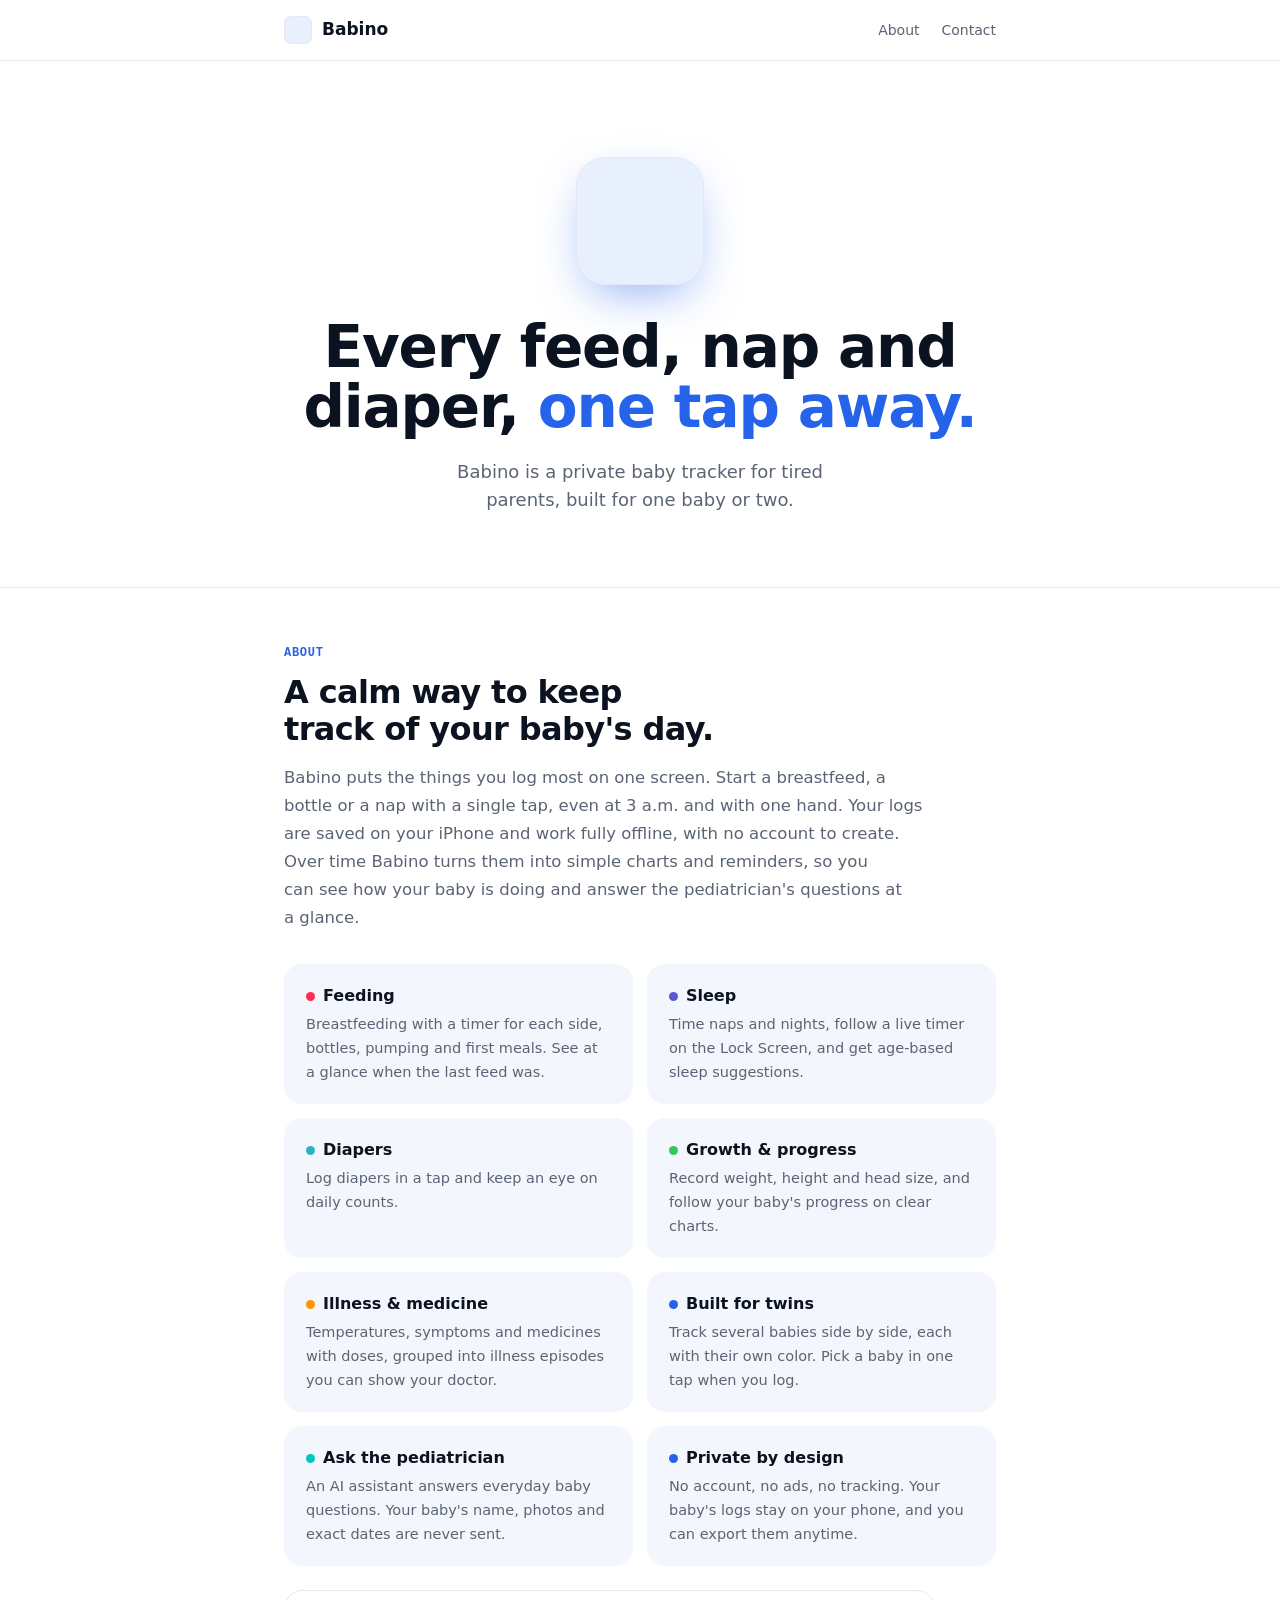
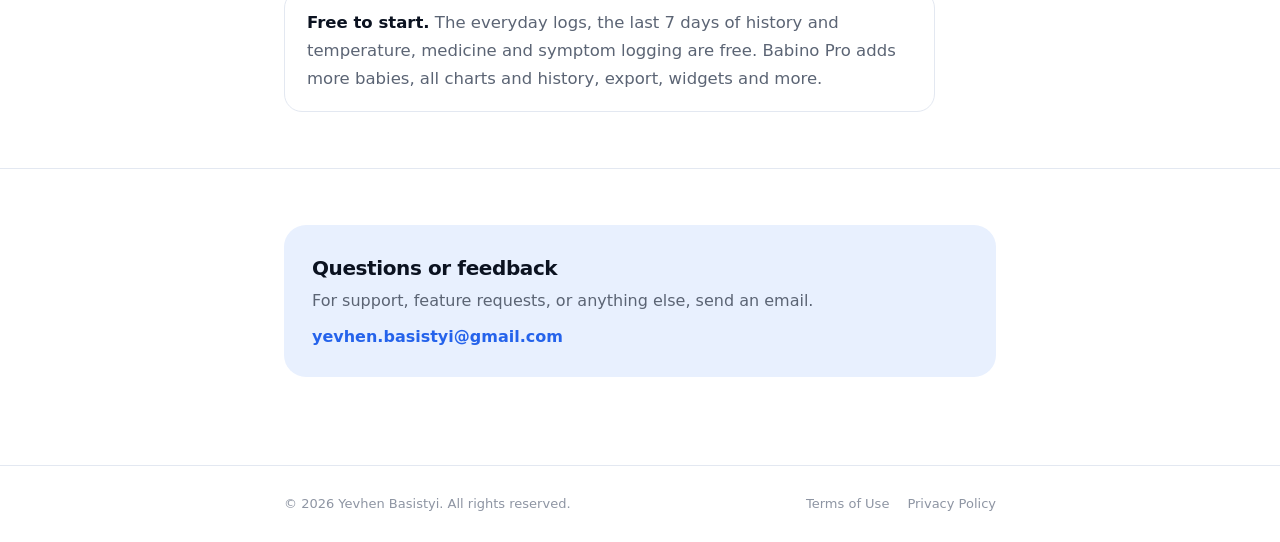
<file: index.html>
<!DOCTYPE html>
<html lang="en">
<head>
<meta charset="UTF-8">
<meta name="viewport" content="width=device-width, initial-scale=1">
<title>Babino — Baby Tracker for iPhone</title>
<meta name="description" content="Babino is a private baby tracker for iPhone. Log feeds, sleep, diapers, growth and symptoms in one tap — built for twins, and your baby's data stays on your phone.">
<!-- App icon not set yet: add favicon-32.png, favicon-16.png and apple-touch-icon.png to assets/ and link them here. -->
<meta property="og:title" content="Babino — Baby Tracker for iPhone">
<meta property="og:description" content="Log feeds, sleep, diapers, growth and symptoms in one tap. Built for twins. Your baby's data stays on your phone.">
<meta property="og:type" content="website">
<meta name="twitter:card" content="summary">
<link rel="stylesheet" href="assets/style.css">
</head>
<body>

<nav class="topnav">
  <div class="wrap topnav-row">
    <a class="brand" href="index.html"><span class="icon-slot" aria-hidden="true"></span>Babino</a>
    <div class="nav-links">
      <a href="#about">About</a>
      <a href="#contact">Contact</a>
    </div>
  </div>
</nav>

<main>
  <header class="hero">
    <div class="wrap">
      <span class="hero-icon icon-slot" aria-hidden="true"></span>
      <h1>Every feed, nap and diaper, <span>one tap away.</span></h1>
      <p class="lead">Babino is a private baby tracker for tired parents, built for one baby or two.</p>
    </div>
  </header>

  <section class="about" id="about">
    <div class="wrap">
      <div class="eyebrow">About</div>
      <h2>A calm way to keep track of your baby's day.</h2>
      <p>Babino puts the things you log most on one screen. Start a breastfeed, a bottle or a nap with a single tap, even at 3 a.m. and with one hand. Your logs are saved on your iPhone and work fully offline, with no account to create. Over time Babino turns them into simple charts and reminders, so you can see how your baby is doing and answer the pediatrician's questions at a glance.</p>

      <div class="features">
        <div class="feature"><b><i class="dot feed"></i>Feeding</b><span>Breastfeeding with a timer for each side, bottles, pumping and first meals. See at a glance when the last feed was.</span></div>
        <div class="feature"><b><i class="dot sleep"></i>Sleep</b><span>Time naps and nights, follow a live timer on the Lock Screen, and get age-based sleep suggestions.</span></div>
        <div class="feature"><b><i class="dot diaper"></i>Diapers</b><span>Log diapers in a tap and keep an eye on daily counts.</span></div>
        <div class="feature"><b><i class="dot growth"></i>Growth &amp; progress</b><span>Record weight, height and head size, and follow your baby's progress on clear charts.</span></div>
        <div class="feature"><b><i class="dot symptoms"></i>Illness &amp; medicine</b><span>Temperatures, symptoms and medicines with doses, grouped into illness episodes you can show your doctor.</span></div>
        <div class="feature"><b><i class="dot"></i>Built for twins</b><span>Track several babies side by side, each with their own color. Pick a baby in one tap when you log.</span></div>
        <div class="feature"><b><i class="dot mood"></i>Ask the pediatrician</b><span>An AI assistant answers everyday baby questions. Your baby's name, photos and exact dates are never sent.</span></div>
        <div class="feature"><b><i class="dot"></i>Private by design</b><span>No account, no ads, no tracking. Your baby's logs stay on your phone, and you can export them anytime.</span></div>
      </div>

      <p class="note"><b>Free to start.</b> The everyday logs, the last 7 days of history and temperature, medicine and symptom logging are free. Babino Pro adds more babies, all charts and history, export, widgets and more.</p>
    </div>
  </section>

  <section class="contact" id="contact">
    <div class="wrap">
      <div class="contact-card">
        <h3>Questions or feedback</h3>
        <p>For support, feature requests, or anything else, send an email.</p>
        <a class="link" href="mailto:yevhen.basistyi@gmail.com">yevhen.basistyi@gmail.com</a>
      </div>
    </div>
  </section>
</main>

<footer>
  <div class="wrap foot-row">
    <span>&copy; 2026 Yevhen Basistyi. All rights reserved.</span>
    <nav class="foot-legal">
      <a href="terms.html">Terms of Use</a>
      <a href="privacy.html">Privacy Policy</a>
    </nav>
  </div>
</footer>

</body>
</html>
</file>
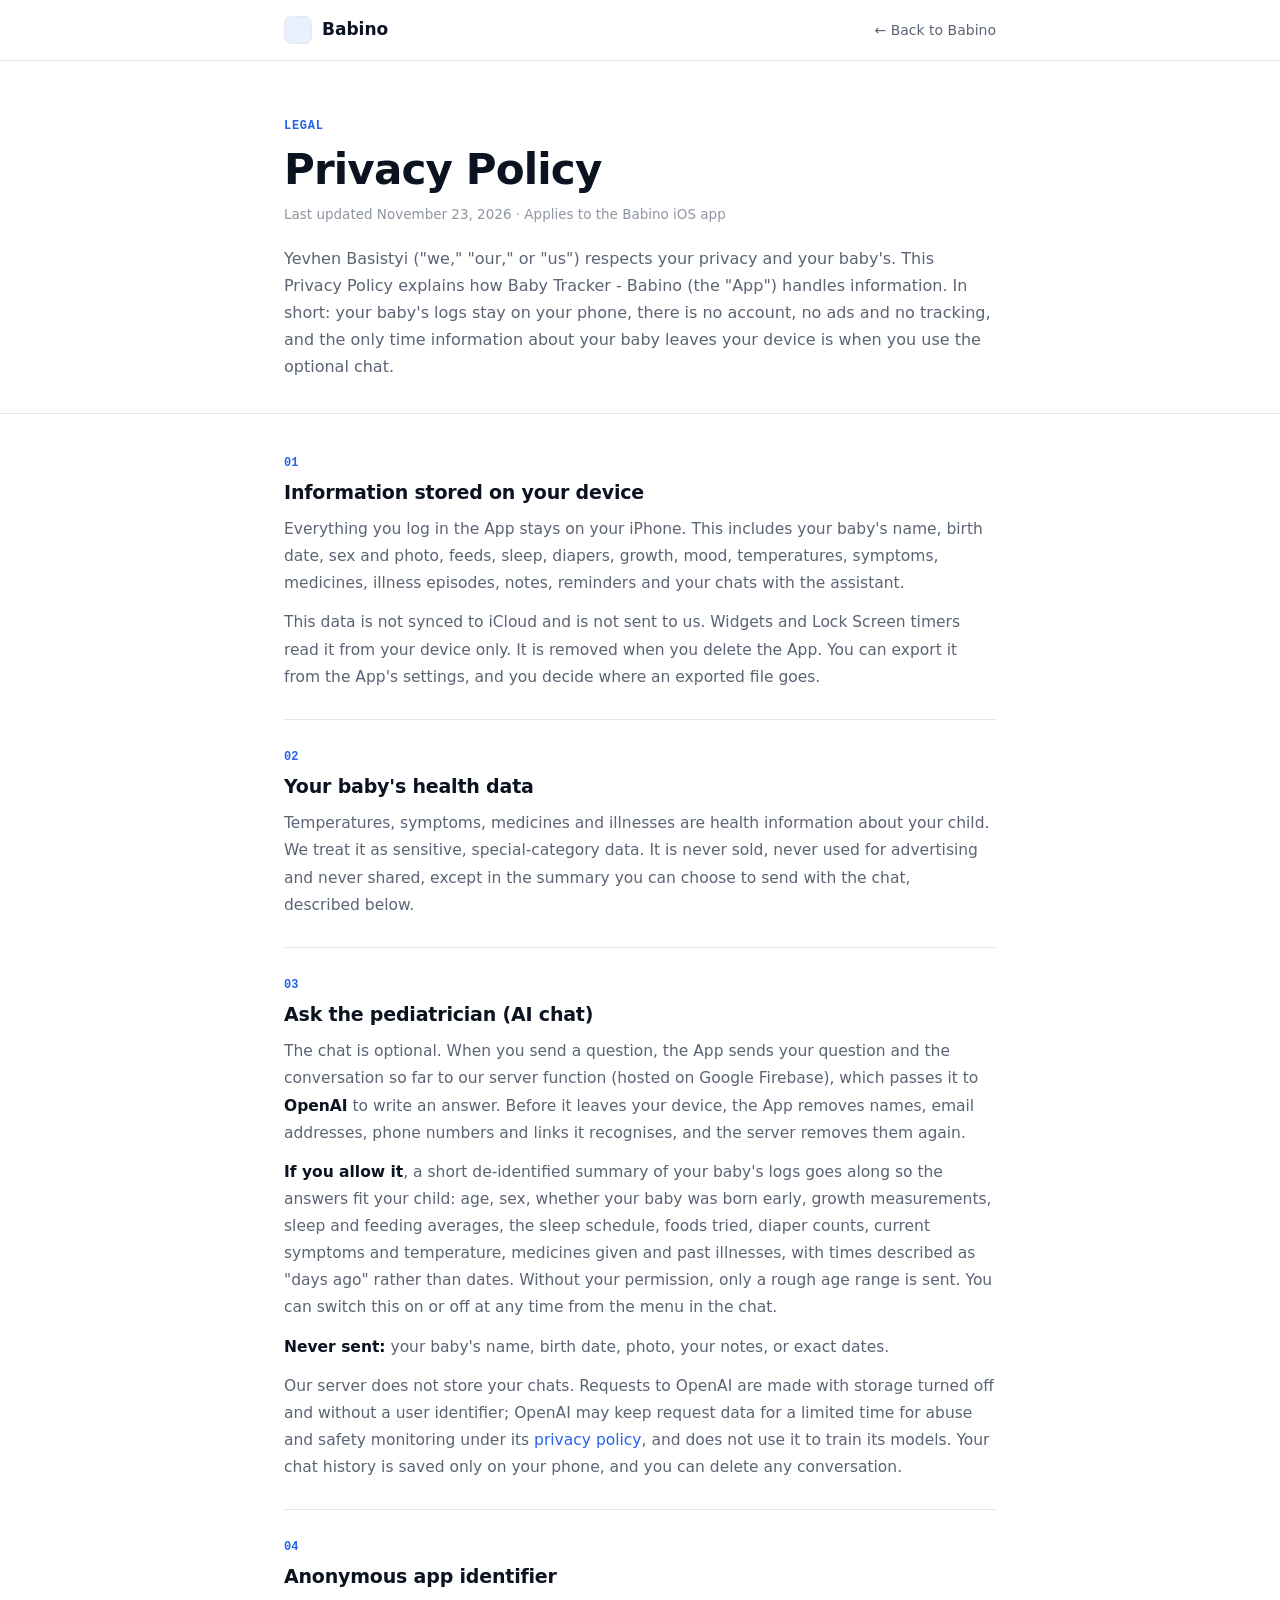
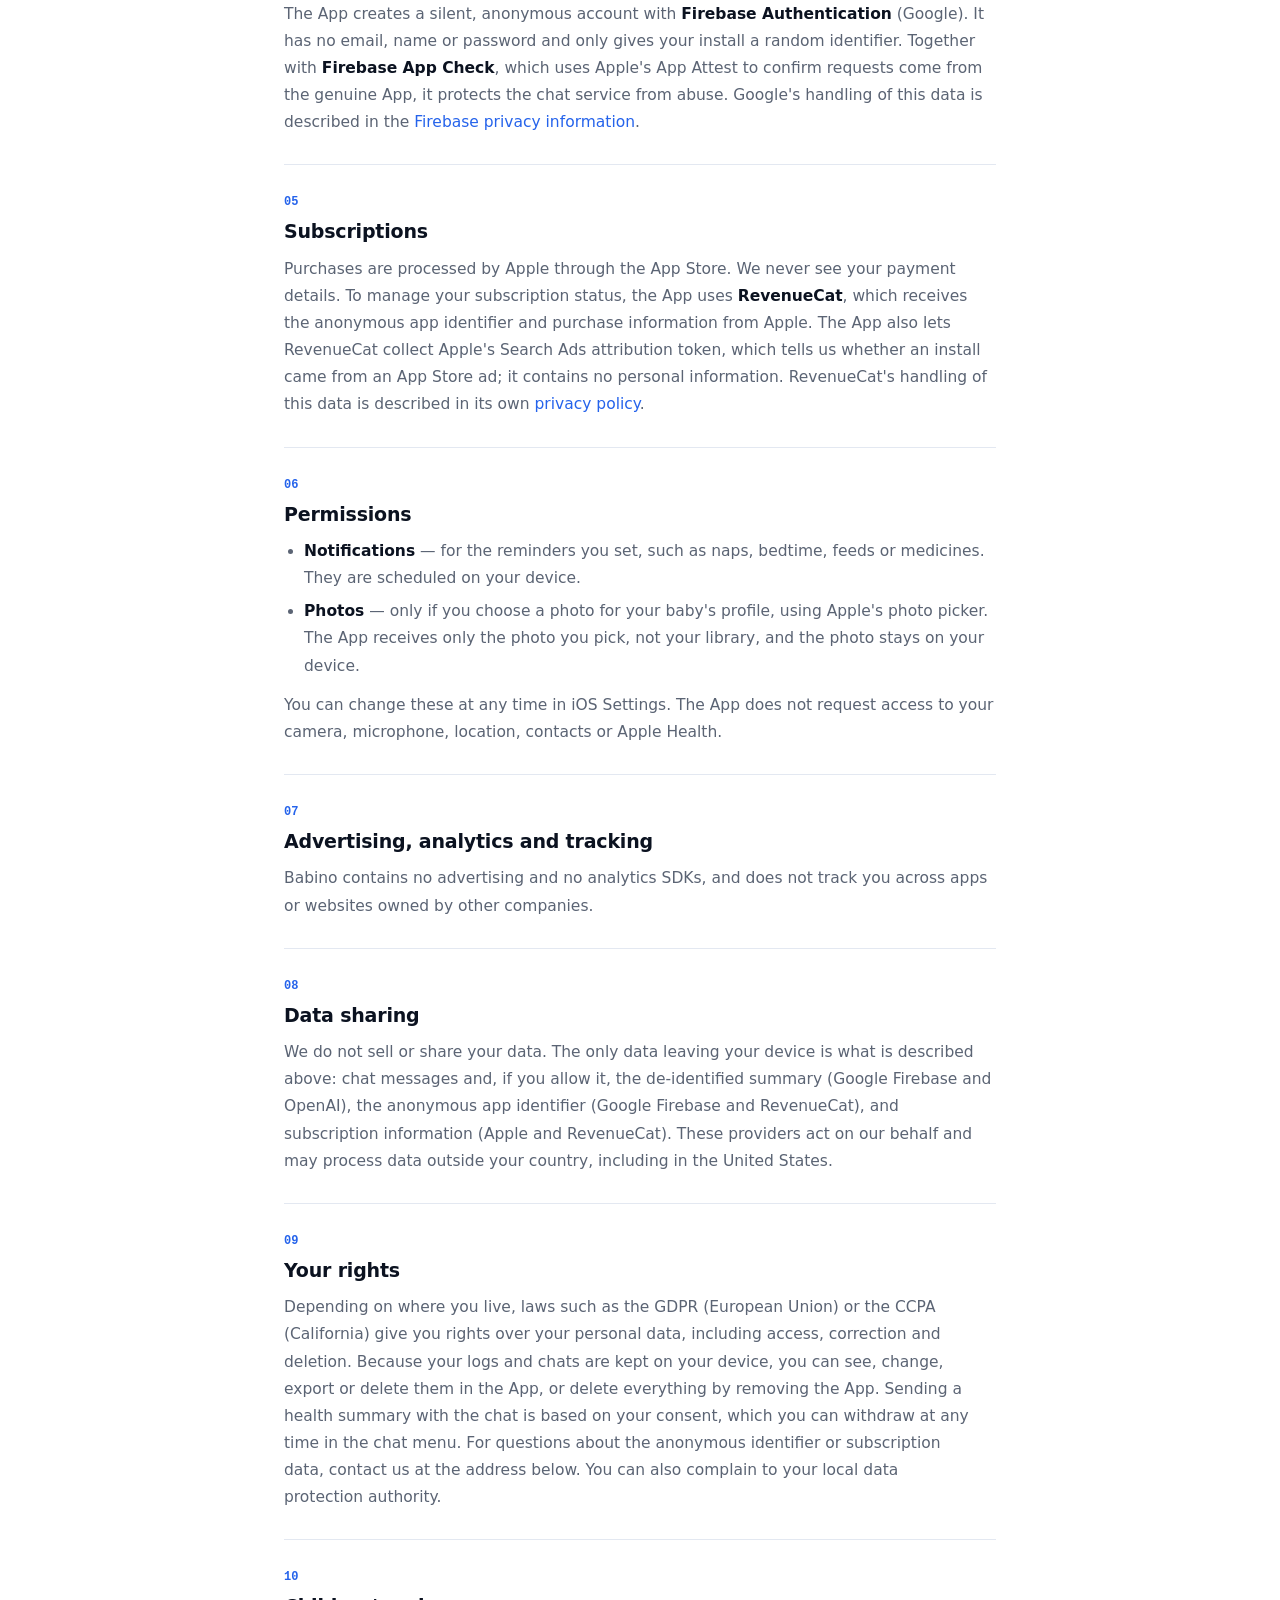
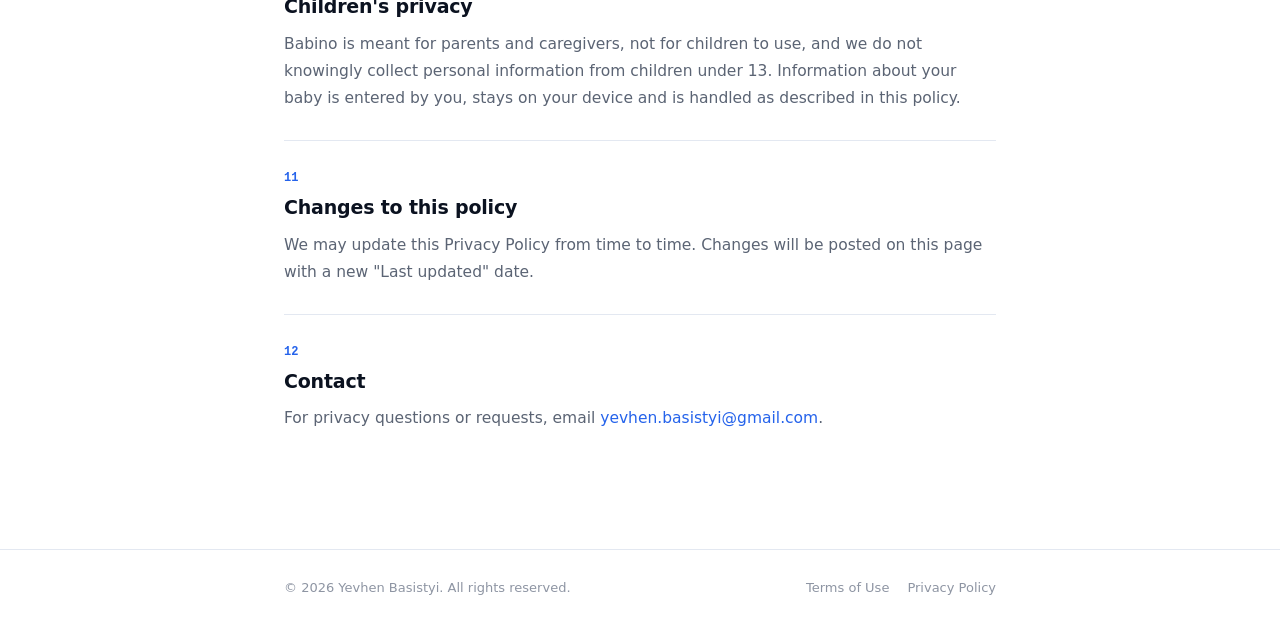
<file: privacy.html>
<!DOCTYPE html>
<html lang="en">
<head>
<meta charset="UTF-8">
<meta name="viewport" content="width=device-width, initial-scale=1">
<title>Privacy Policy — Babino</title>
<meta name="description" content="How the Babino baby tracker iOS app handles your information.">
<link rel="stylesheet" href="assets/style.css">
</head>
<body>

<nav class="topnav">
  <div class="wrap topnav-row">
    <a class="brand" href="index.html"><span class="icon-slot" aria-hidden="true"></span>Babino</a>
    <div class="nav-links"><a href="index.html">← Back to Babino</a></div>
  </div>
</nav>

<header class="legal-head">
  <div class="wrap">
    <div class="eyebrow">Legal</div>
    <h1>Privacy Policy</h1>
    <p class="updated">Last updated November 23, 2026 · Applies to the Babino iOS app</p>
    <p class="lead">Yevhen Basistyi ("we," "our," or "us") respects your privacy and your baby's. This Privacy Policy explains how Baby Tracker - Babino (the "App") handles information. In short: your baby's logs stay on your phone, there is no account, no ads and no tracking, and the only time information about your baby leaves your device is when you use the optional chat.</p>
  </div>
</header>

<article>
  <div class="wrap">
    <div class="clause">
      <div class="clause-num">01</div>
      <h2>Information stored on your device</h2>
      <p>Everything you log in the App stays on your iPhone. This includes your baby's name, birth date, sex and photo, feeds, sleep, diapers, growth, mood, temperatures, symptoms, medicines, illness episodes, notes, reminders and your chats with the assistant.</p>
      <p>This data is not synced to iCloud and is not sent to us. Widgets and Lock Screen timers read it from your device only. It is removed when you delete the App. You can export it from the App's settings, and you decide where an exported file goes.</p>
    </div>

    <div class="clause">
      <div class="clause-num">02</div>
      <h2>Your baby's health data</h2>
      <p>Temperatures, symptoms, medicines and illnesses are health information about your child. We treat it as sensitive, special-category data. It is never sold, never used for advertising and never shared, except in the summary you can choose to send with the chat, described below.</p>
    </div>

    <div class="clause">
      <div class="clause-num">03</div>
      <h2>Ask the pediatrician (AI chat)</h2>
      <p>The chat is optional. When you send a question, the App sends your question and the conversation so far to our server function (hosted on Google Firebase), which passes it to <b>OpenAI</b> to write an answer. Before it leaves your device, the App removes names, email addresses, phone numbers and links it recognises, and the server removes them again.</p>
      <p><b>If you allow it</b>, a short de-identified summary of your baby's logs goes along so the answers fit your child: age, sex, whether your baby was born early, growth measurements, sleep and feeding averages, the sleep schedule, foods tried, diaper counts, current symptoms and temperature, medicines given and past illnesses, with times described as "days ago" rather than dates. Without your permission, only a rough age range is sent. You can switch this on or off at any time from the menu in the chat.</p>
      <p><b>Never sent:</b> your baby's name, birth date, photo, your notes, or exact dates.</p>
      <p>Our server does not store your chats. Requests to OpenAI are made with storage turned off and without a user identifier; OpenAI may keep request data for a limited time for abuse and safety monitoring under its <a href="https://openai.com/policies/privacy-policy/" target="_blank" rel="noopener">privacy policy</a>, and does not use it to train its models. Your chat history is saved only on your phone, and you can delete any conversation.</p>
    </div>

    <div class="clause">
      <div class="clause-num">04</div>
      <h2>Anonymous app identifier</h2>
      <p>The App creates a silent, anonymous account with <b>Firebase Authentication</b> (Google). It has no email, name or password and only gives your install a random identifier. Together with <b>Firebase App Check</b>, which uses Apple's App Attest to confirm requests come from the genuine App, it protects the chat service from abuse. Google's handling of this data is described in the <a href="https://firebase.google.com/support/privacy" target="_blank" rel="noopener">Firebase privacy information</a>.</p>
    </div>

    <div class="clause">
      <div class="clause-num">05</div>
      <h2>Subscriptions</h2>
      <p>Purchases are processed by Apple through the App Store. We never see your payment details. To manage your subscription status, the App uses <b>RevenueCat</b>, which receives the anonymous app identifier and purchase information from Apple. The App also lets RevenueCat collect Apple's Search Ads attribution token, which tells us whether an install came from an App Store ad; it contains no personal information. RevenueCat's handling of this data is described in its own <a href="https://www.revenuecat.com/privacy/" target="_blank" rel="noopener">privacy policy</a>.</p>
    </div>

    <div class="clause">
      <div class="clause-num">06</div>
      <h2>Permissions</h2>
      <ul>
        <li><b>Notifications</b> — for the reminders you set, such as naps, bedtime, feeds or medicines. They are scheduled on your device.</li>
        <li><b>Photos</b> — only if you choose a photo for your baby's profile, using Apple's photo picker. The App receives only the photo you pick, not your library, and the photo stays on your device.</li>
      </ul>
      <p>You can change these at any time in iOS Settings. The App does not request access to your camera, microphone, location, contacts or Apple Health.</p>
    </div>

    <div class="clause">
      <div class="clause-num">07</div>
      <h2>Advertising, analytics and tracking</h2>
      <p>Babino contains no advertising and no analytics SDKs, and does not track you across apps or websites owned by other companies.</p>
    </div>

    <div class="clause">
      <div class="clause-num">08</div>
      <h2>Data sharing</h2>
      <p>We do not sell or share your data. The only data leaving your device is what is described above: chat messages and, if you allow it, the de-identified summary (Google Firebase and OpenAI), the anonymous app identifier (Google Firebase and RevenueCat), and subscription information (Apple and RevenueCat). These providers act on our behalf and may process data outside your country, including in the United States.</p>
    </div>

    <div class="clause">
      <div class="clause-num">09</div>
      <h2>Your rights</h2>
      <p>Depending on where you live, laws such as the GDPR (European Union) or the CCPA (California) give you rights over your personal data, including access, correction and deletion. Because your logs and chats are kept on your device, you can see, change, export or delete them in the App, or delete everything by removing the App. Sending a health summary with the chat is based on your consent, which you can withdraw at any time in the chat menu. For questions about the anonymous identifier or subscription data, contact us at the address below. You can also complain to your local data protection authority.</p>
    </div>

    <div class="clause">
      <div class="clause-num">10</div>
      <h2>Children's privacy</h2>
      <p>Babino is meant for parents and caregivers, not for children to use, and we do not knowingly collect personal information from children under 13. Information about your baby is entered by you, stays on your device and is handled as described in this policy.</p>
    </div>

    <div class="clause">
      <div class="clause-num">11</div>
      <h2>Changes to this policy</h2>
      <p>We may update this Privacy Policy from time to time. Changes will be posted on this page with a new "Last updated" date.</p>
    </div>

    <div class="clause">
      <div class="clause-num">12</div>
      <h2>Contact</h2>
      <p>For privacy questions or requests, email <a href="mailto:yevhen.basistyi@gmail.com">yevhen.basistyi@gmail.com</a>.</p>
    </div>
  </div>
</article>

<footer>
  <div class="wrap foot-row">
    <span>&copy; 2026 Yevhen Basistyi. All rights reserved.</span>
    <nav class="foot-legal">
      <a href="terms.html">Terms of Use</a>
      <a href="privacy.html">Privacy Policy</a>
    </nav>
  </div>
</footer>

</body>
</html>
</file>
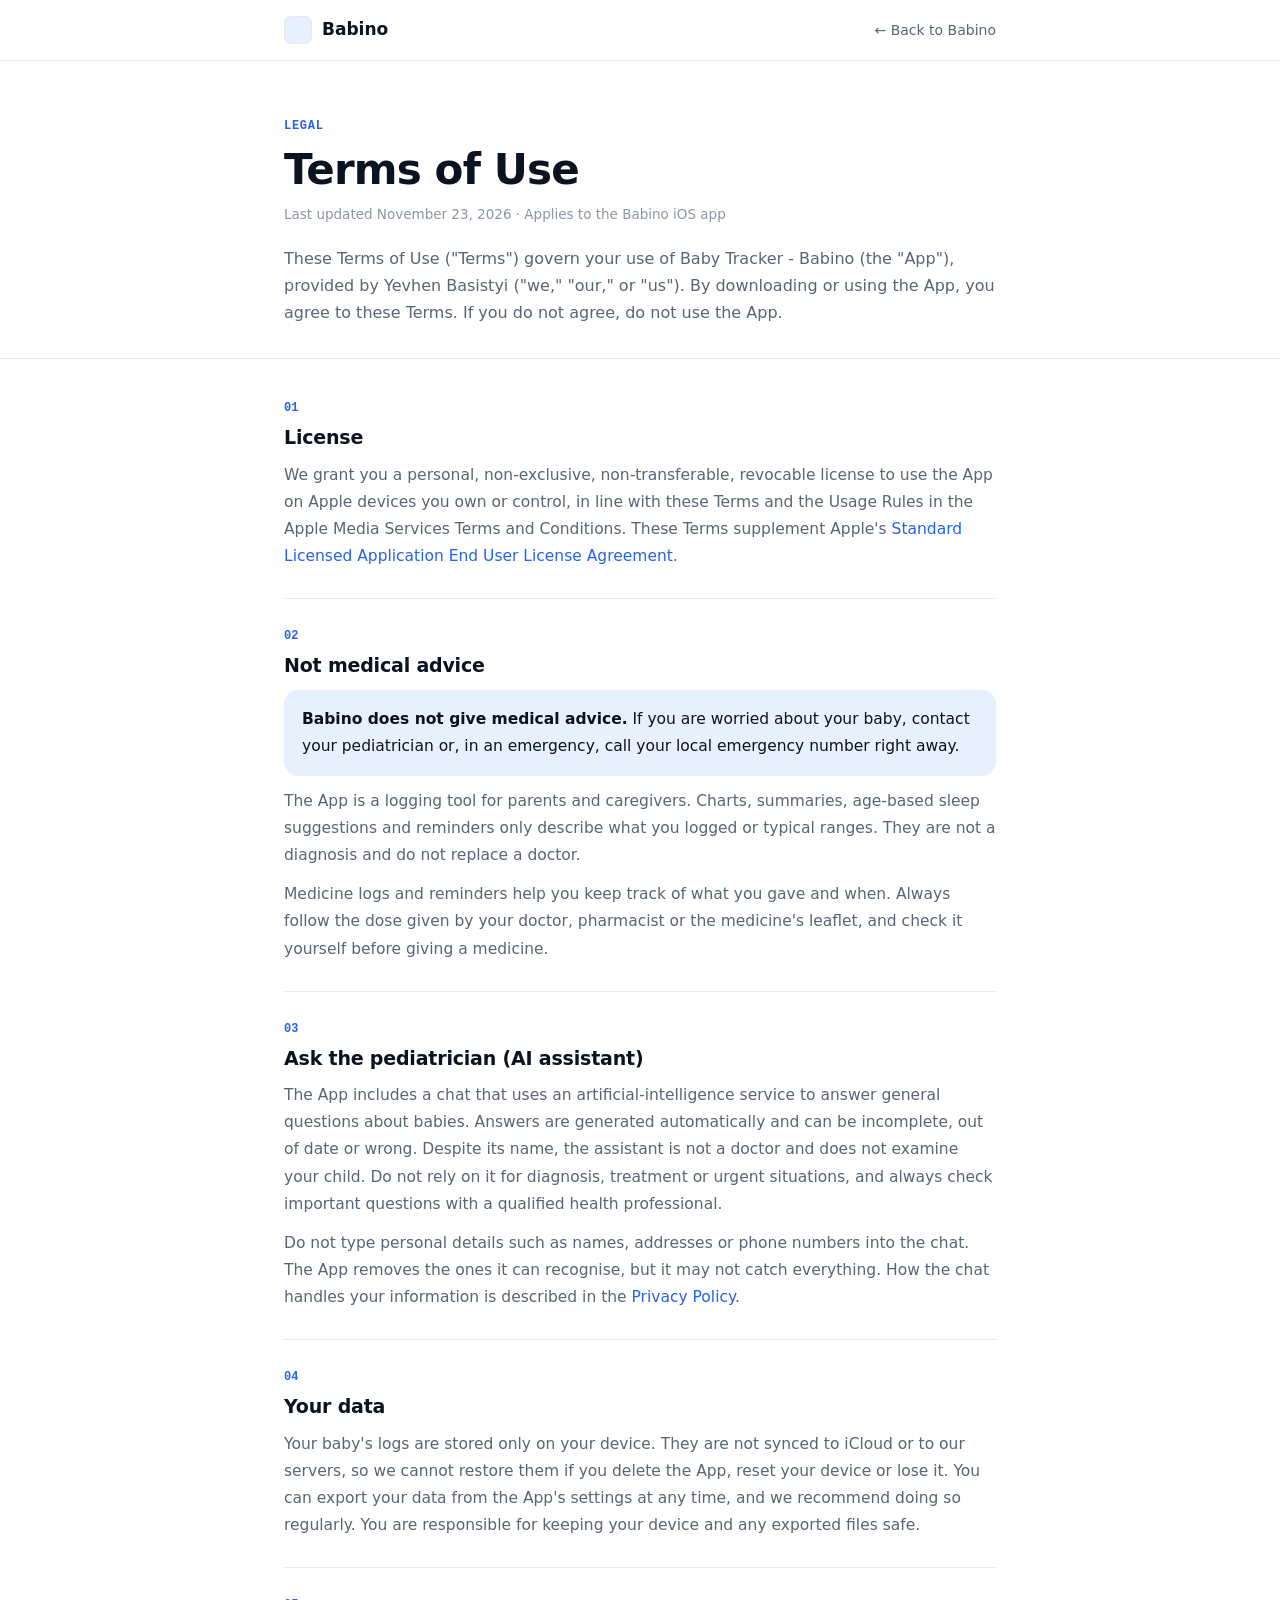
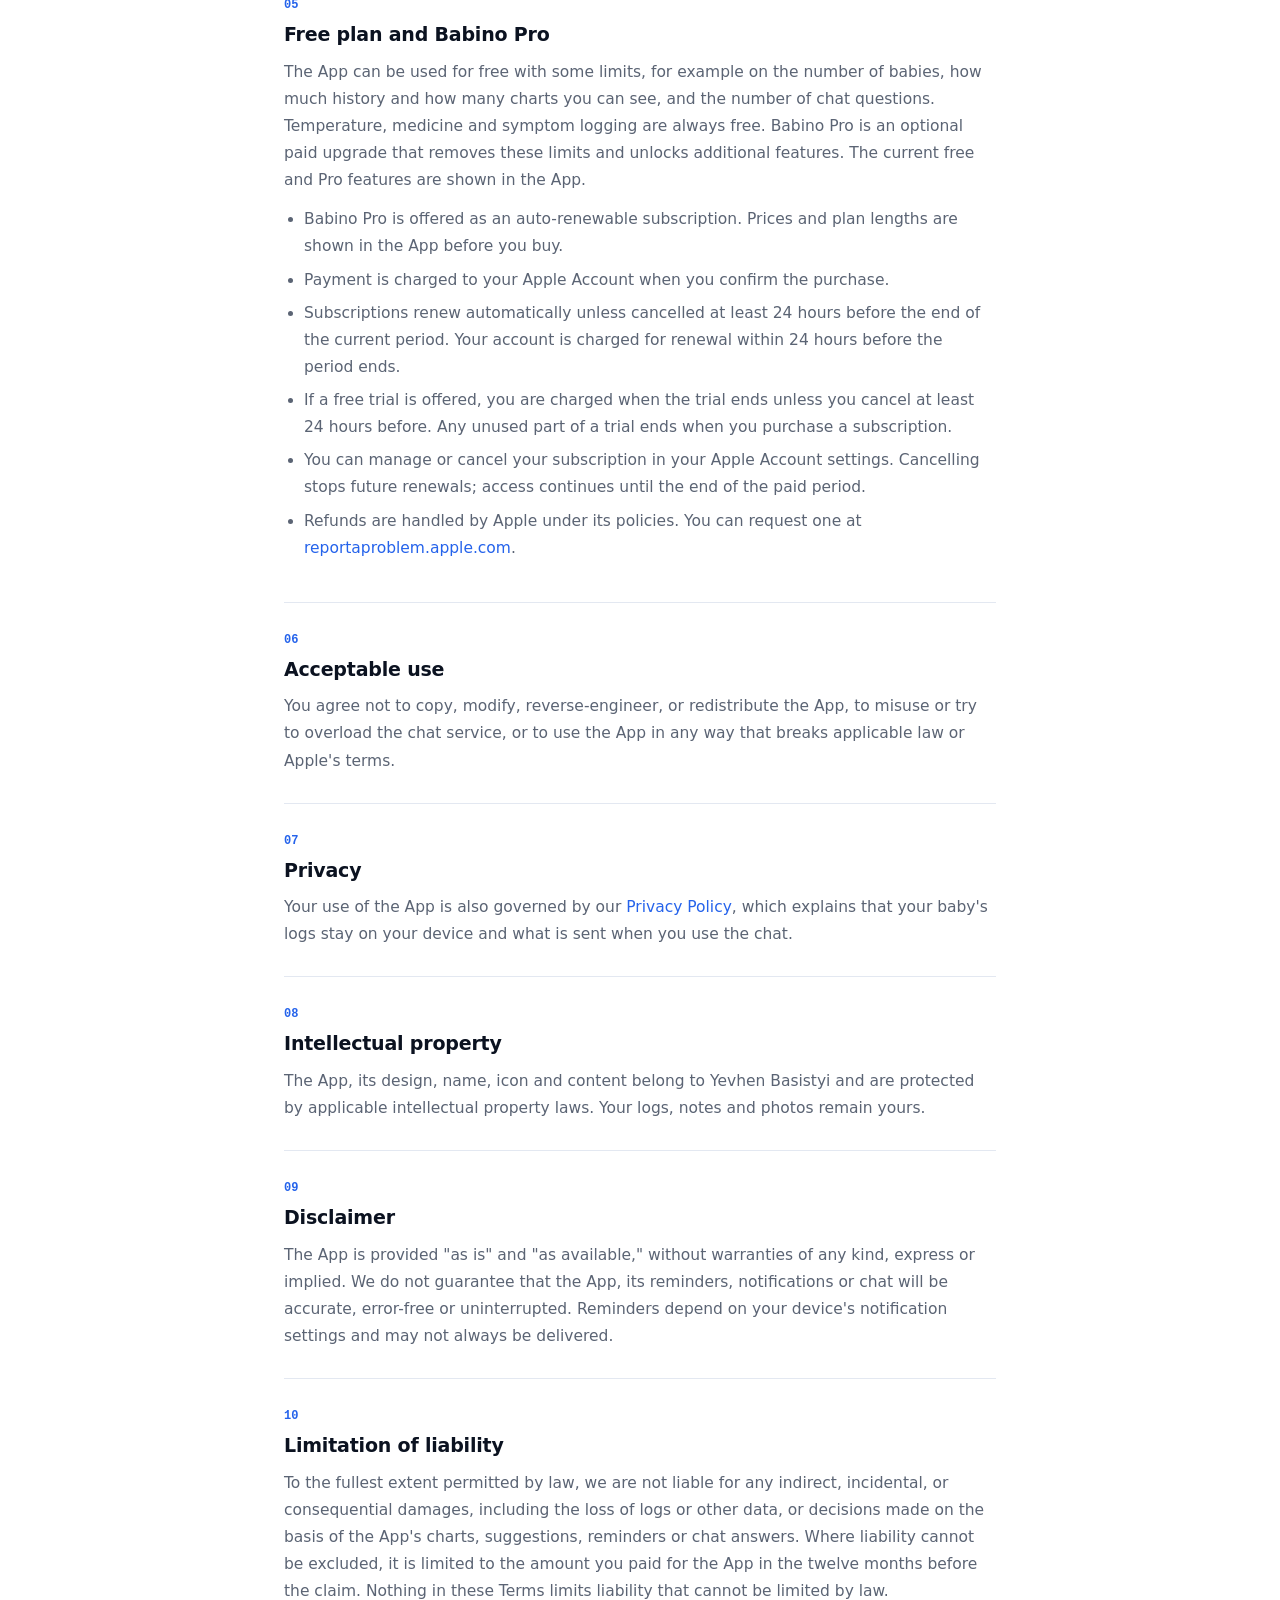
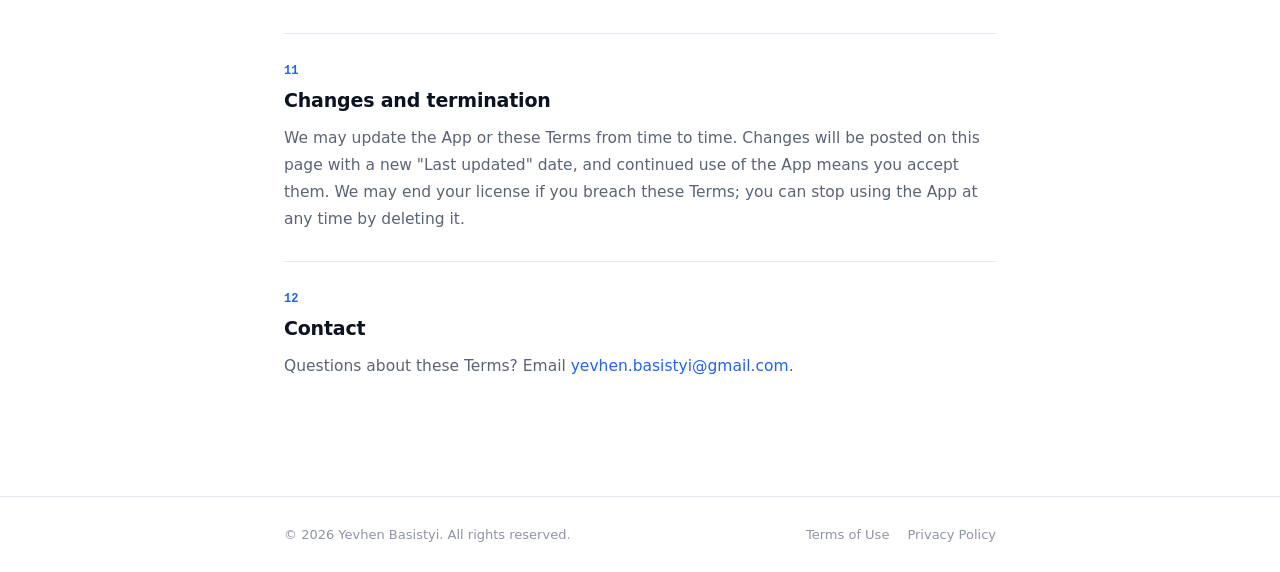
<file: terms.html>
<!DOCTYPE html>
<html lang="en">
<head>
<meta charset="UTF-8">
<meta name="viewport" content="width=device-width, initial-scale=1">
<title>Terms of Use — Babino</title>
<meta name="description" content="Terms of Use for the Babino baby tracker iOS app.">
<link rel="stylesheet" href="assets/style.css">
</head>
<body>

<nav class="topnav">
  <div class="wrap topnav-row">
    <a class="brand" href="index.html"><span class="icon-slot" aria-hidden="true"></span>Babino</a>
    <div class="nav-links"><a href="index.html">← Back to Babino</a></div>
  </div>
</nav>

<header class="legal-head">
  <div class="wrap">
    <div class="eyebrow">Legal</div>
    <h1>Terms of Use</h1>
    <p class="updated">Last updated November 23, 2026 · Applies to the Babino iOS app</p>
    <p class="lead">These Terms of Use ("Terms") govern your use of Baby Tracker - Babino (the "App"), provided by Yevhen Basistyi ("we," "our," or "us"). By downloading or using the App, you agree to these Terms. If you do not agree, do not use the App.</p>
  </div>
</header>

<article>
  <div class="wrap">
    <div class="clause">
      <div class="clause-num">01</div>
      <h2>License</h2>
      <p>We grant you a personal, non-exclusive, non-transferable, revocable license to use the App on Apple devices you own or control, in line with these Terms and the Usage Rules in the Apple Media Services Terms and Conditions. These Terms supplement Apple's <a href="https://www.apple.com/legal/internet-services/itunes/dev/stdeula/" target="_blank" rel="noopener">Standard Licensed Application End User License Agreement</a>.</p>
    </div>

    <div class="clause">
      <div class="clause-num">02</div>
      <h2>Not medical advice</h2>
      <p class="callout"><b>Babino does not give medical advice.</b> If you are worried about your baby, contact your pediatrician or, in an emergency, call your local emergency number right away.</p>
      <p>The App is a logging tool for parents and caregivers. Charts, summaries, age-based sleep suggestions and reminders only describe what you logged or typical ranges. They are not a diagnosis and do not replace a doctor.</p>
      <p>Medicine logs and reminders help you keep track of what you gave and when. Always follow the dose given by your doctor, pharmacist or the medicine's leaflet, and check it yourself before giving a medicine.</p>
    </div>

    <div class="clause">
      <div class="clause-num">03</div>
      <h2>Ask the pediatrician (AI assistant)</h2>
      <p>The App includes a chat that uses an artificial-intelligence service to answer general questions about babies. Answers are generated automatically and can be incomplete, out of date or wrong. Despite its name, the assistant is not a doctor and does not examine your child. Do not rely on it for diagnosis, treatment or urgent situations, and always check important questions with a qualified health professional.</p>
      <p>Do not type personal details such as names, addresses or phone numbers into the chat. The App removes the ones it can recognise, but it may not catch everything. How the chat handles your information is described in the <a href="privacy.html">Privacy Policy</a>.</p>
    </div>

    <div class="clause">
      <div class="clause-num">04</div>
      <h2>Your data</h2>
      <p>Your baby's logs are stored only on your device. They are not synced to iCloud or to our servers, so we cannot restore them if you delete the App, reset your device or lose it. You can export your data from the App's settings at any time, and we recommend doing so regularly. You are responsible for keeping your device and any exported files safe.</p>
    </div>

    <div class="clause">
      <div class="clause-num">05</div>
      <h2>Free plan and Babino Pro</h2>
      <p>The App can be used for free with some limits, for example on the number of babies, how much history and how many charts you can see, and the number of chat questions. Temperature, medicine and symptom logging are always free. Babino Pro is an optional paid upgrade that removes these limits and unlocks additional features. The current free and Pro features are shown in the App.</p>
      <ul>
        <li>Babino Pro is offered as an auto-renewable subscription. Prices and plan lengths are shown in the App before you buy.</li>
        <li>Payment is charged to your Apple Account when you confirm the purchase.</li>
        <li>Subscriptions renew automatically unless cancelled at least 24 hours before the end of the current period. Your account is charged for renewal within 24 hours before the period ends.</li>
        <li>If a free trial is offered, you are charged when the trial ends unless you cancel at least 24 hours before. Any unused part of a trial ends when you purchase a subscription.</li>
        <li>You can manage or cancel your subscription in your Apple Account settings. Cancelling stops future renewals; access continues until the end of the paid period.</li>
        <li>Refunds are handled by Apple under its policies. You can request one at <a href="https://reportaproblem.apple.com" target="_blank" rel="noopener">reportaproblem.apple.com</a>.</li>
      </ul>
    </div>

    <div class="clause">
      <div class="clause-num">06</div>
      <h2>Acceptable use</h2>
      <p>You agree not to copy, modify, reverse-engineer, or redistribute the App, to misuse or try to overload the chat service, or to use the App in any way that breaks applicable law or Apple's terms.</p>
    </div>

    <div class="clause">
      <div class="clause-num">07</div>
      <h2>Privacy</h2>
      <p>Your use of the App is also governed by our <a href="privacy.html">Privacy Policy</a>, which explains that your baby's logs stay on your device and what is sent when you use the chat.</p>
    </div>

    <div class="clause">
      <div class="clause-num">08</div>
      <h2>Intellectual property</h2>
      <p>The App, its design, name, icon and content belong to Yevhen Basistyi and are protected by applicable intellectual property laws. Your logs, notes and photos remain yours.</p>
    </div>

    <div class="clause">
      <div class="clause-num">09</div>
      <h2>Disclaimer</h2>
      <p>The App is provided "as is" and "as available," without warranties of any kind, express or implied. We do not guarantee that the App, its reminders, notifications or chat will be accurate, error-free or uninterrupted. Reminders depend on your device's notification settings and may not always be delivered.</p>
    </div>

    <div class="clause">
      <div class="clause-num">10</div>
      <h2>Limitation of liability</h2>
      <p>To the fullest extent permitted by law, we are not liable for any indirect, incidental, or consequential damages, including the loss of logs or other data, or decisions made on the basis of the App's charts, suggestions, reminders or chat answers. Where liability cannot be excluded, it is limited to the amount you paid for the App in the twelve months before the claim. Nothing in these Terms limits liability that cannot be limited by law.</p>
    </div>

    <div class="clause">
      <div class="clause-num">11</div>
      <h2>Changes and termination</h2>
      <p>We may update the App or these Terms from time to time. Changes will be posted on this page with a new "Last updated" date, and continued use of the App means you accept them. We may end your license if you breach these Terms; you can stop using the App at any time by deleting it.</p>
    </div>

    <div class="clause">
      <div class="clause-num">12</div>
      <h2>Contact</h2>
      <p>Questions about these Terms? Email <a href="mailto:yevhen.basistyi@gmail.com">yevhen.basistyi@gmail.com</a>.</p>
    </div>
  </div>
</article>

<footer>
  <div class="wrap foot-row">
    <span>&copy; 2026 Yevhen Basistyi. All rights reserved.</span>
    <nav class="foot-legal">
      <a href="terms.html">Terms of Use</a>
      <a href="privacy.html">Privacy Policy</a>
    </nav>
  </div>
</footer>

</body>
</html>
</file>
<file: assets/style.css>
/*
  Babino — the app's blue accent (#2563EB light / #5B8CFF dark) plus the
  category colors used in the app (feeding, sleep, diapers…) as small dots.
  Everything else is white, black, and gray. Follows the system light / dark setting.
*/
:root {
  --ink: #0B1220;
  --ink-soft: #5B6474;
  --muted: #8E95A3;
  --paper: #FFFFFF;
  --paper-soft: #F3F6FC;
  --line: #E3E8F1;

  --accent: #2563EB;
  --accent-soft: #E8F0FE;

  /* category colors, as in the app (iOS system colors) */
  --c-feed: #FF2D55;
  --c-sleep: #5856D6;
  --c-diaper: #30B0C7;
  --c-growth: #34C759;
  --c-symptoms: #FF9500;
  --c-mood: #00C7BE;

  --font-display: ui-rounded, "SF Pro Rounded", -apple-system, system-ui, sans-serif;
  --font-body: -apple-system, "SF Pro Text", system-ui, "Segoe UI", "Helvetica Neue", Arial, sans-serif;
  --font-mono: ui-monospace, "SF Mono", Menlo, Consolas, monospace;

  color-scheme: light dark;
}

@media (prefers-color-scheme: dark) {
  :root {
    --ink: #F5F7FB;
    --ink-soft: #A3ABBA;
    --muted: #6B7383;
    --paper: #05080F;
    --paper-soft: #0F1522;
    --line: rgba(255, 255, 255, 0.10);
    --accent: #5B8CFF;
    --accent-soft: rgba(91, 140, 255, 0.14);
    --c-feed: #FF375F;
    --c-sleep: #5E5CE6;
    --c-diaper: #40C8E0;
    --c-growth: #30D158;
    --c-symptoms: #FF9F0A;
    --c-mood: #63E6E2;
  }
}

* { box-sizing: border-box; }
html { scroll-behavior: smooth; }
body {
  margin: 0;
  background: var(--paper);
  color: var(--ink);
  font-family: var(--font-body);
  -webkit-font-smoothing: antialiased;
  line-height: 1.5;
}
img { max-width: 100%; display: block; }
h1, h2, h3 { font-family: var(--font-display); font-weight: 800; letter-spacing: -0.02em; margin: 0; text-wrap: balance; }
p { margin: 0; text-wrap: pretty; }
a { color: inherit; text-decoration: none; }
a.link { color: var(--accent); font-weight: 600; }
a.link:hover { text-decoration: underline; }
::selection { background: var(--accent); color: #fff; }

.wrap { max-width: 760px; margin: 0 auto; padding: 0 24px; }

/* ---------- nav ---------- */
.topnav {
  position: sticky; top: 0; z-index: 10;
  background: color-mix(in srgb, var(--paper) 82%, transparent);
  backdrop-filter: blur(18px) saturate(1.4);
  -webkit-backdrop-filter: blur(18px) saturate(1.4);
  border-bottom: 1px solid var(--line);
}
.topnav-row { display: flex; align-items: center; justify-content: space-between; height: 60px; gap: 16px; }
.brand { display: flex; align-items: center; gap: 10px; font-family: var(--font-display); font-weight: 800; font-size: 17px; }
.brand img, .brand .icon-slot { width: 28px; height: 28px; border-radius: 7px; }

/* Empty app-icon slot until the real icon is ready: swap for <img src="assets/icon.png">. */
.icon-slot { display: block; background: var(--accent-soft); border: 1px solid var(--line); }
.nav-links { display: flex; gap: 22px; font-size: 14px; color: var(--ink-soft); }
.nav-links a:hover { color: var(--accent); }

/* ---------- landing ---------- */
.hero { padding: 96px 0 72px; text-align: center; }
.hero-icon {
  display: block;
  width: 128px; height: 128px; margin: 0 auto 32px;
  border-radius: 29px;
  box-shadow: 0 18px 48px -14px color-mix(in srgb, var(--accent) 55%, transparent);
}
.hero h1 { font-size: clamp(38px, 6vw, 58px); line-height: 1.04; }
.hero h1 span { color: var(--accent); }
.hero .lead { margin: 20px auto 0; max-width: 36ch; font-size: 18px; color: var(--ink-soft); line-height: 1.6; }

.about { padding: 56px 0; border-top: 1px solid var(--line); }
.eyebrow {
  font-family: var(--font-mono); font-size: 12px; font-weight: 600;
  letter-spacing: 0.06em; text-transform: uppercase; color: var(--accent);
  margin-bottom: 12px;
}
.about h2 { font-size: clamp(26px, 3.6vw, 32px); line-height: 1.15; margin-bottom: 16px; }
.about > .wrap > p { font-size: 16.5px; color: var(--ink-soft); line-height: 1.7; max-width: 62ch; }

.features { display: grid; grid-template-columns: repeat(2, 1fr); gap: 14px; margin-top: 32px; }
@media (max-width: 600px) { .features { grid-template-columns: 1fr; } }
.feature { padding: 20px 22px; background: var(--paper-soft); border-radius: 18px; }
.feature b { display: flex; align-items: center; gap: 8px; font-family: var(--font-display); font-size: 16px; margin-bottom: 4px; }
.dot { width: 9px; height: 9px; border-radius: 50%; flex: none; background: var(--accent); }
.dot.feed { background: var(--c-feed); }
.dot.sleep { background: var(--c-sleep); }
.dot.diaper { background: var(--c-diaper); }
.dot.growth { background: var(--c-growth); }
.dot.symptoms { background: var(--c-symptoms); }
.dot.mood { background: var(--c-mood); }
.feature span { font-size: 14.5px; color: var(--ink-soft); line-height: 1.55; }

.contact { padding: 56px 0 88px; border-top: 1px solid var(--line); }
.contact-card { padding: 28px; border-radius: 22px; background: var(--accent-soft); }
.contact-card h3 { font-size: 20px; margin-bottom: 6px; }
.contact-card p { color: var(--ink-soft); margin-bottom: 12px; }

.note { margin-top: 24px; padding: 18px 22px; border-radius: 18px; border: 1px solid var(--line); font-size: 14px; color: var(--ink-soft); line-height: 1.6; }
.note b { color: var(--ink); }

/* ---------- legal pages ---------- */
.legal-head { padding: 56px 0 32px; border-bottom: 1px solid var(--line); }
.legal-head h1 { font-size: clamp(32px, 4.6vw, 42px); line-height: 1.08; }
.updated { margin-top: 12px; font-size: 13.5px; color: var(--muted); }
.legal-head .lead { margin-top: 20px; font-size: 16px; line-height: 1.7; color: var(--ink-soft); }

article { padding: 40px 0 88px; }
.clause { padding: 28px 0; border-top: 1px solid var(--line); }
.clause:first-child { border-top: none; padding-top: 0; }
.clause-num { font-family: var(--font-mono); font-size: 12px; font-weight: 600; color: var(--accent); margin-bottom: 6px; }
.clause h2 { font-size: 19px; margin-bottom: 10px; letter-spacing: -0.01em; }
.clause p, .clause li { font-size: 15.5px; line-height: 1.75; color: var(--ink-soft); }
.clause p { margin-bottom: 12px; }
.clause p:last-child { margin-bottom: 0; }
.clause ul { margin: 0 0 12px; padding-left: 20px; }
.clause li { margin-bottom: 6px; }
.clause b { color: var(--ink); font-weight: 600; }
.clause .callout { padding: 16px 18px; border-radius: 14px; background: var(--accent-soft); color: var(--ink); }
.clause a { color: var(--accent); }

/* ---------- footer ---------- */
footer { padding: 28px 0; border-top: 1px solid var(--line); }
.foot-row { display: flex; justify-content: space-between; align-items: center; gap: 16px; flex-wrap: wrap; font-size: 13px; color: var(--muted); }
.foot-legal { display: flex; gap: 18px; }
.foot-legal a:hover { color: var(--accent); }

@media (max-width: 420px) {
  .nav-links { gap: 14px; font-size: 13px; }
  .hero { padding: 64px 0 56px; }
}
</file>
